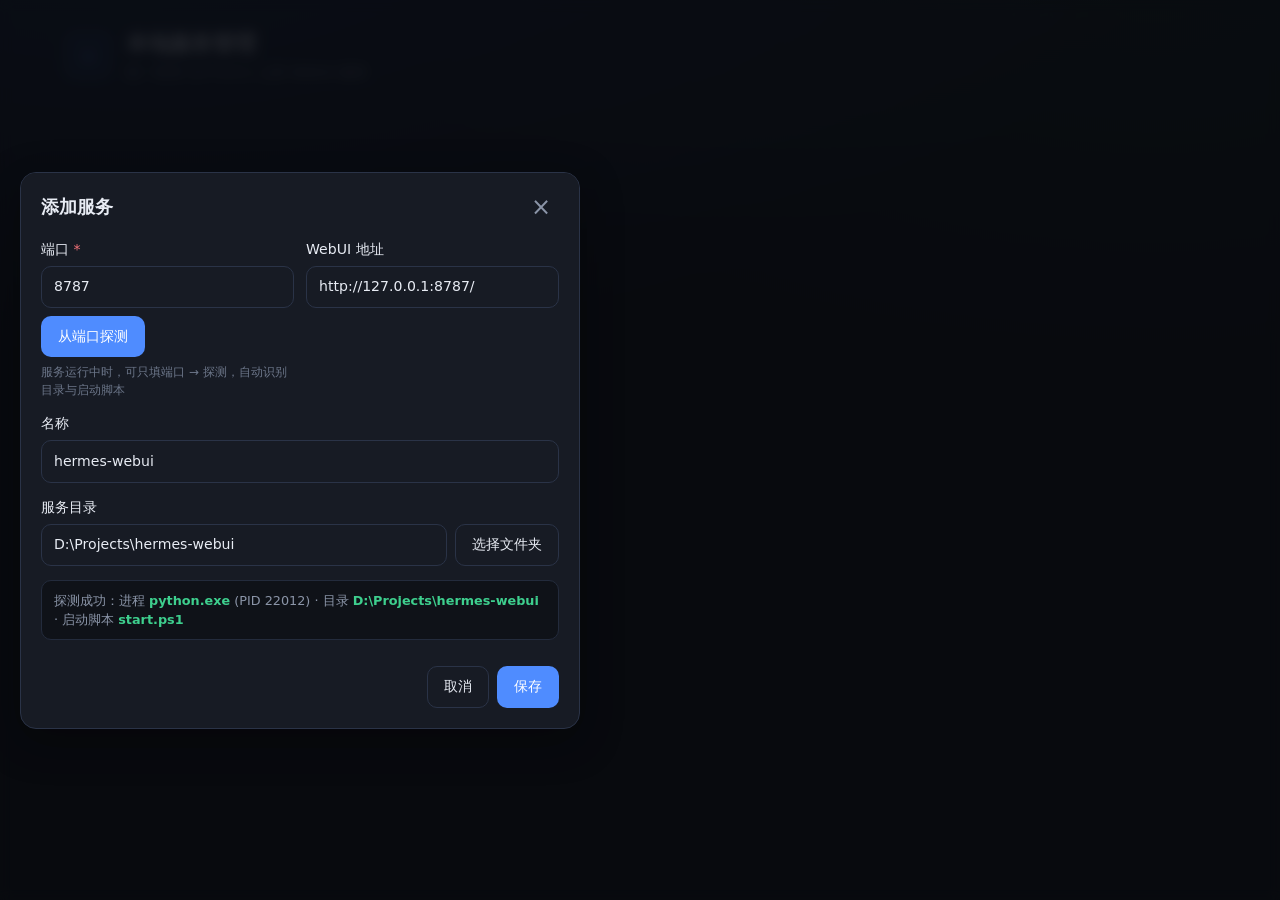
<file: docs/screenshots/demo-add.html>
<!DOCTYPE html>
<html lang="zh-CN" data-theme="dark">
<head>
  <meta charset="UTF-8" />
  <title>本地服务管理 - 添加服务</title>
  <link rel="stylesheet" href="/frontend/css/style.css" />
  <style>
    body { min-height: 100vh; }
    .modal-overlay { display: flex !important; position: fixed; inset: 0; }
    .modal-overlay[hidden] { display: flex !important; }
  </style>
</head>
<body>
  <div class="app" style="filter: blur(2px); opacity: 0.45; pointer-events: none;">
    <header class="header">
      <div class="header-left">
        <div class="logo"><span style="font-size:1.2rem">⌂</span></div>
        <div>
          <h1>本地服务管理</h1>
          <p class="subtitle">统一管理 127.0.0.1 上的 WebUI 服务</p>
        </div>
      </div>
    </header>
  </div>

  <div class="modal-overlay">
    <div class="modal" role="dialog">
      <div class="modal-header">
        <h2>添加服务</h2>
        <button type="button" class="icon-btn">×</button>
      </div>
      <div class="modal-body">
        <div class="row-2">
          <label class="field">
            <span>端口 <em>*</em></span>
            <div class="row">
              <input type="number" value="8787" readonly />
              <button type="button" class="btn btn-primary">从端口探测</button>
            </div>
            <small class="hint">服务运行中时，可只填端口 → 探测，自动识别目录与启动脚本</small>
          </label>
          <label class="field">
            <span>WebUI 地址</span>
            <input type="url" value="http://127.0.0.1:8787/" readonly />
          </label>
        </div>
        <label class="field">
          <span>名称</span>
          <input type="text" value="hermes-webui" readonly />
        </label>
        <label class="field">
          <span>服务目录</span>
          <div class="row">
            <input type="text" value="D:\Projects\hermes-webui" readonly />
            <button type="button" class="btn btn-ghost">选择文件夹</button>
          </div>
        </label>
        <div class="scan-result">
          探测成功：进程 <strong>python.exe</strong> (PID 22012) · 目录
          <strong>D:\Projects\hermes-webui</strong>
          · 启动脚本 <strong>start.ps1</strong>
        </div>
        <div class="modal-footer">
          <div class="spacer"></div>
          <button type="button" class="btn btn-ghost">取消</button>
          <button type="button" class="btn btn-primary">保存</button>
        </div>
      </div>
    </div>
  </div>
</body>
</html>
</file>
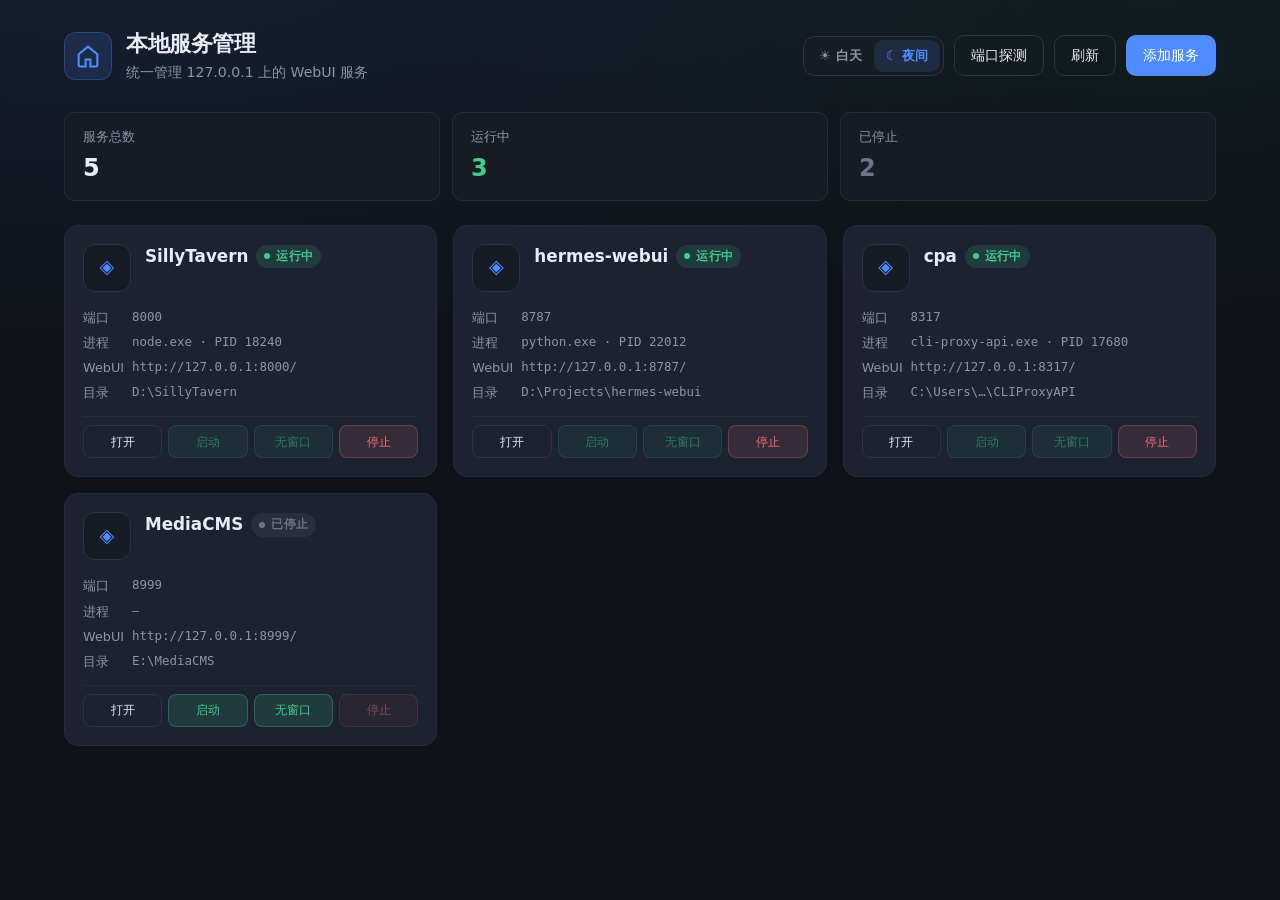
<file: docs/screenshots/demo-dashboard.html>
<!DOCTYPE html>
<html lang="zh-CN" data-theme="dark">
<head>
  <meta charset="UTF-8" />
  <meta name="viewport" content="width=device-width, initial-scale=1.0" />
  <title>本地服务管理 - 仪表盘</title>
  <link rel="stylesheet" href="/frontend/css/style.css" />
  <style>body { min-height: 100vh; } .app { padding-bottom: 40px; }</style>
</head>
<body>
  <div class="app">
    <header class="header">
      <div class="header-left">
        <div class="logo" aria-hidden="true">
          <svg viewBox="0 0 24 24" width="28" height="28" fill="none" stroke="currentColor" stroke-width="1.8">
            <path d="M4 10.5L12 4l8 6.5V20a1 1 0 0 1-1 1h-5v-6H10v6H5a1 1 0 0 1-1-1v-9.5z"/>
          </svg>
        </div>
        <div>
          <h1>本地服务管理</h1>
          <p class="subtitle">统一管理 127.0.0.1 上的 WebUI 服务</p>
        </div>
      </div>
      <div class="header-actions">
        <div class="theme-toggle">
          <button type="button">☀ 白天</button>
          <button type="button" class="active">☾ 夜间</button>
        </div>
        <button type="button" class="btn btn-ghost">端口探测</button>
        <button type="button" class="btn btn-ghost">刷新</button>
        <button type="button" class="btn btn-primary">添加服务</button>
      </div>
    </header>

    <section class="stats">
      <div class="stat-card">
        <span class="stat-label">服务总数</span>
        <span class="stat-value">5</span>
      </div>
      <div class="stat-card">
        <span class="stat-label">运行中</span>
        <span class="stat-value running">3</span>
      </div>
      <div class="stat-card">
        <span class="stat-label">已停止</span>
        <span class="stat-value stopped">2</span>
      </div>
    </section>

    <section class="grid">
      <article class="card">
        <div class="card-top">
          <div class="card-icon"><span class="default-icon">◈</span></div>
          <div class="card-meta">
            <div class="card-title-row">
              <h3 class="card-title">SillyTavern</h3>
              <span class="badge badge-running">运行中</span>
            </div>
          </div>
        </div>
        <div class="card-info">
          <div class="row-line"><span class="label">端口</span><span class="value">8000</span></div>
          <div class="row-line"><span class="label">进程</span><span class="value">node.exe · PID 18240</span></div>
          <div class="row-line"><span class="label">WebUI</span><span class="value">http://127.0.0.1:8000/</span></div>
          <div class="row-line"><span class="label">目录</span><span class="value">D:\SillyTavern</span></div>
        </div>
        <div class="card-actions">
          <button type="button" class="btn btn-sm btn-ghost">打开</button>
          <button type="button" class="btn btn-sm btn-success" disabled>启动</button>
          <button type="button" class="btn btn-sm btn-success" disabled>无窗口</button>
          <button type="button" class="btn btn-sm btn-danger">停止</button>
        </div>
      </article>
      <article class="card">
        <div class="card-top">
          <div class="card-icon"><span class="default-icon">◈</span></div>
          <div class="card-meta">
            <div class="card-title-row">
              <h3 class="card-title">hermes-webui</h3>
              <span class="badge badge-running">运行中</span>
            </div>
          </div>
        </div>
        <div class="card-info">
          <div class="row-line"><span class="label">端口</span><span class="value">8787</span></div>
          <div class="row-line"><span class="label">进程</span><span class="value">python.exe · PID 22012</span></div>
          <div class="row-line"><span class="label">WebUI</span><span class="value">http://127.0.0.1:8787/</span></div>
          <div class="row-line"><span class="label">目录</span><span class="value">D:\Projects\hermes-webui</span></div>
        </div>
        <div class="card-actions">
          <button type="button" class="btn btn-sm btn-ghost">打开</button>
          <button type="button" class="btn btn-sm btn-success" disabled>启动</button>
          <button type="button" class="btn btn-sm btn-success" disabled>无窗口</button>
          <button type="button" class="btn btn-sm btn-danger">停止</button>
        </div>
      </article>
      <article class="card">
        <div class="card-top">
          <div class="card-icon"><span class="default-icon">◈</span></div>
          <div class="card-meta">
            <div class="card-title-row">
              <h3 class="card-title">cpa</h3>
              <span class="badge badge-running">运行中</span>
            </div>
          </div>
        </div>
        <div class="card-info">
          <div class="row-line"><span class="label">端口</span><span class="value">8317</span></div>
          <div class="row-line"><span class="label">进程</span><span class="value">cli-proxy-api.exe · PID 17680</span></div>
          <div class="row-line"><span class="label">WebUI</span><span class="value">http://127.0.0.1:8317/</span></div>
          <div class="row-line"><span class="label">目录</span><span class="value">C:\Users\…\CLIProxyAPI</span></div>
        </div>
        <div class="card-actions">
          <button type="button" class="btn btn-sm btn-ghost">打开</button>
          <button type="button" class="btn btn-sm btn-success" disabled>启动</button>
          <button type="button" class="btn btn-sm btn-success" disabled>无窗口</button>
          <button type="button" class="btn btn-sm btn-danger">停止</button>
        </div>
      </article>
      <article class="card">
        <div class="card-top">
          <div class="card-icon"><span class="default-icon">◈</span></div>
          <div class="card-meta">
            <div class="card-title-row">
              <h3 class="card-title">MediaCMS</h3>
              <span class="badge badge-stopped">已停止</span>
            </div>
          </div>
        </div>
        <div class="card-info">
          <div class="row-line"><span class="label">端口</span><span class="value">8999</span></div>
          <div class="row-line"><span class="label">进程</span><span class="value">—</span></div>
          <div class="row-line"><span class="label">WebUI</span><span class="value">http://127.0.0.1:8999/</span></div>
          <div class="row-line"><span class="label">目录</span><span class="value">E:\MediaCMS</span></div>
        </div>
        <div class="card-actions">
          <button type="button" class="btn btn-sm btn-ghost">打开</button>
          <button type="button" class="btn btn-sm btn-success">启动</button>
          <button type="button" class="btn btn-sm btn-success">无窗口</button>
          <button type="button" class="btn btn-sm btn-danger" disabled>停止</button>
        </div>
      </article>
    </section>
  </div>
</body>
</html>
</file>
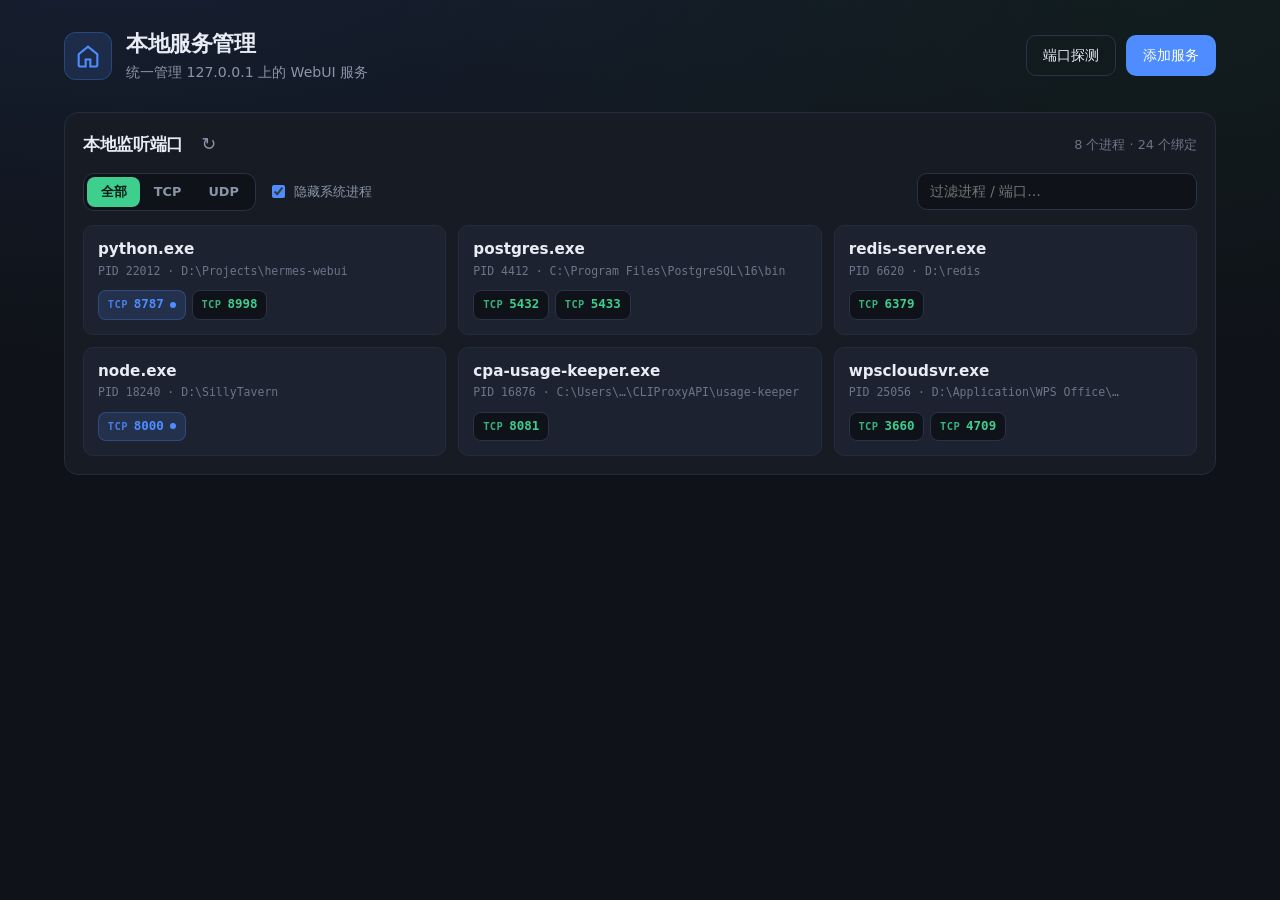
<file: docs/screenshots/demo-ports.html>
<!DOCTYPE html>
<html lang="zh-CN" data-theme="dark">
<head>
  <meta charset="UTF-8" />
  <title>本地服务管理 - 端口探测</title>
  <link rel="stylesheet" href="/frontend/css/style.css" />
  <style>body { min-height: 100vh; } .app { padding-bottom: 36px; }</style>
</head>
<body>
  <div class="app">
    <header class="header">
      <div class="header-left">
        <div class="logo">
          <svg viewBox="0 0 24 24" width="28" height="28" fill="none" stroke="currentColor" stroke-width="1.8">
            <path d="M4 10.5L12 4l8 6.5V20a1 1 0 0 1-1 1h-5v-6H10v6H5a1 1 0 0 1-1-1v-9.5z"/>
          </svg>
        </div>
        <div>
          <h1>本地服务管理</h1>
          <p class="subtitle">统一管理 127.0.0.1 上的 WebUI 服务</p>
        </div>
      </div>
      <div class="header-actions">
        <button type="button" class="btn btn-ghost">端口探测</button>
        <button type="button" class="btn btn-primary">添加服务</button>
      </div>
    </header>

    <section class="ports-panel">
      <div class="ports-header">
        <div class="ports-title-row">
          <h2>本地监听端口</h2>
          <button type="button" class="icon-btn ports-refresh">↻</button>
          <span class="ports-meta">8 个进程 · 24 个绑定</span>
        </div>
        <div class="ports-toolbar">
          <div class="ports-proto">
            <button type="button" class="ports-chip active">全部</button>
            <button type="button" class="ports-chip">TCP</button>
            <button type="button" class="ports-chip">UDP</button>
          </div>
          <label class="ports-hide-system">
            <input type="checkbox" checked /> 隐藏系统进程
          </label>
          <div class="ports-search-wrap">
            <input type="search" value="" placeholder="过滤进程 / 端口…" readonly />
          </div>
        </div>
      </div>
      <div class="ports-grid">
        <article class="ports-group">
          <div class="ports-group-head">
            <div style="min-width:0;flex:1">
              <h3 class="ports-group-name">python.exe</h3>
              <p class="ports-group-sub">PID 22012 · D:\Projects\hermes-webui</p>
            </div>
          </div>
          <div class="ports-bindings">
            <button type="button" class="binding-chip tcp managed"><span class="proto-tag">TCP</span><span>8787</span><span class="managed-dot"></span></button>
            <button type="button" class="binding-chip tcp"><span class="proto-tag">TCP</span><span>8998</span></button>
          </div>
        </article>
        <article class="ports-group">
          <div class="ports-group-head">
            <div style="min-width:0;flex:1">
              <h3 class="ports-group-name">postgres.exe</h3>
              <p class="ports-group-sub">PID 4412 · C:\Program Files\PostgreSQL\16\bin</p>
            </div>
          </div>
          <div class="ports-bindings">
            <button type="button" class="binding-chip tcp"><span class="proto-tag">TCP</span><span>5432</span></button>
            <button type="button" class="binding-chip tcp"><span class="proto-tag">TCP</span><span>5433</span></button>
          </div>
        </article>
        <article class="ports-group">
          <div class="ports-group-head">
            <div style="min-width:0;flex:1">
              <h3 class="ports-group-name">redis-server.exe</h3>
              <p class="ports-group-sub">PID 6620 · D:\redis</p>
            </div>
          </div>
          <div class="ports-bindings">
            <button type="button" class="binding-chip tcp"><span class="proto-tag">TCP</span><span>6379</span></button>
          </div>
        </article>
        <article class="ports-group">
          <div class="ports-group-head">
            <div style="min-width:0;flex:1">
              <h3 class="ports-group-name">node.exe</h3>
              <p class="ports-group-sub">PID 18240 · D:\SillyTavern</p>
            </div>
          </div>
          <div class="ports-bindings">
            <button type="button" class="binding-chip tcp managed"><span class="proto-tag">TCP</span><span>8000</span><span class="managed-dot"></span></button>
          </div>
        </article>
        <article class="ports-group">
          <div class="ports-group-head">
            <div style="min-width:0;flex:1">
              <h3 class="ports-group-name">cpa-usage-keeper.exe</h3>
              <p class="ports-group-sub">PID 16876 · C:\Users\…\CLIProxyAPI\usage-keeper</p>
            </div>
          </div>
          <div class="ports-bindings">
            <button type="button" class="binding-chip tcp"><span class="proto-tag">TCP</span><span>8081</span></button>
          </div>
        </article>
        <article class="ports-group">
          <div class="ports-group-head">
            <div style="min-width:0;flex:1">
              <h3 class="ports-group-name">wpscloudsvr.exe</h3>
              <p class="ports-group-sub">PID 25056 · D:\Application\WPS Office\…</p>
            </div>
          </div>
          <div class="ports-bindings">
            <button type="button" class="binding-chip tcp"><span class="proto-tag">TCP</span><span>3660</span></button>
            <button type="button" class="binding-chip tcp"><span class="proto-tag">TCP</span><span>4709</span></button>
          </div>
        </article>
      </div>
    </section>
  </div>
</body>
</html>
</file>
<file: frontend/css/style.css>
/* ========== Theme tokens ========== */
:root,
html[data-theme="dark"] {
  color-scheme: dark;
  --bg: #0f1218;
  --bg-elevated: #171b24;
  --bg-card: #1c2230;
  --bg-card-hover: #222a3a;
  --border: #2a3347;
  --border-soft: #232b3c;
  --text: #e8ecf4;
  --text-muted: #8b95a8;
  --text-dim: #6b7588;
  --primary: #4f8cff;
  --primary-hover: #6aa0ff;
  --primary-soft: rgba(79, 140, 255, 0.14);
  --primary-border: rgba(79, 140, 255, 0.28);
  --success: #3ecf8e;
  --success-soft: rgba(62, 207, 142, 0.14);
  --success-border: rgba(62, 207, 142, 0.3);
  --danger: #f07178;
  --danger-soft: rgba(240, 113, 120, 0.12);
  --danger-border: rgba(240, 113, 120, 0.28);
  --warning: #e6b450;
  --shadow: 0 12px 40px rgba(0, 0, 0, 0.35);
  --modal-scrim: rgba(6, 8, 12, 0.72);
  --glow-a: rgba(79, 140, 255, 0.12);
  --glow-b: rgba(62, 207, 142, 0.06);
  --badge-stopped-bg: rgba(107, 117, 136, 0.15);
  --input-readonly-bg: #171b24;
  --radius: 14px;
  --radius-sm: 10px;
  --font: "Segoe UI", "PingFang SC", "Microsoft YaHei", system-ui, sans-serif;
  --transition-theme: background-color 0.25s ease, color 0.25s ease, border-color 0.25s ease, box-shadow 0.25s ease;
}

html[data-theme="light"] {
  color-scheme: light;
  --bg: #f3f5f9;
  --bg-elevated: #ffffff;
  --bg-card: #ffffff;
  --bg-card-hover: #f8fafc;
  --border: #d5dbe8;
  --border-soft: #e4e9f2;
  --text: #1a2333;
  --text-muted: #5b667a;
  --text-dim: #8892a4;
  --primary: #2f6fed;
  --primary-hover: #1f5cd6;
  --primary-soft: rgba(47, 111, 237, 0.1);
  --primary-border: rgba(47, 111, 237, 0.28);
  --success: #0f9f6e;
  --success-soft: rgba(15, 159, 110, 0.1);
  --success-border: rgba(15, 159, 110, 0.28);
  --danger: #d64550;
  --danger-soft: rgba(214, 69, 80, 0.1);
  --danger-border: rgba(214, 69, 80, 0.28);
  --warning: #c48a12;
  --shadow: 0 10px 30px rgba(30, 45, 80, 0.1);
  --modal-scrim: rgba(24, 32, 48, 0.45);
  --glow-a: rgba(47, 111, 237, 0.1);
  --glow-b: rgba(15, 159, 110, 0.06);
  --badge-stopped-bg: rgba(136, 146, 164, 0.14);
  --input-readonly-bg: #f0f3f8;
}

*,
*::before,
*::after {
  box-sizing: border-box;
}

html, body {
  margin: 0;
  padding: 0;
  min-height: 100%;
  font-family: var(--font);
  background: var(--bg);
  color: var(--text);
  line-height: 1.5;
  transition: var(--transition-theme);
}

body {
  background-image:
    radial-gradient(ellipse 80% 50% at 10% -10%, var(--glow-a), transparent),
    radial-gradient(ellipse 60% 40% at 90% 0%, var(--glow-b), transparent);
  background-attachment: fixed;
}

/* Frameless main-window title bar */
.main-titlebar {
  position: sticky;
  top: 0;
  z-index: 40;
  display: flex;
  align-items: center;
  justify-content: space-between;
  min-height: 44px;
  padding: 0 10px 0 16px;
  background: color-mix(in srgb, var(--bg-elevated) 94%, var(--primary-soft));
  border-bottom: 1px solid var(--border);
  color: var(--text);
  user-select: none;
  -webkit-app-region: drag;
}

/* On macOS use the native title bar, so hide the custom HTML one. */
.platform-mac .main-titlebar {
  display: none;
}

.main-titlebar-brand {
  display: flex;
  align-items: center;
  gap: 9px;
  min-width: 0;
  font-size: 0.82rem;
  font-weight: 650;
  letter-spacing: -0.01em;
}

.main-titlebar-icon {
  width: 20px;
  height: 20px;
  display: block;
  border-radius: 5px;
  flex: 0 0 auto;
}

.main-titlebar-actions {
  display: flex;
  align-items: center;
  gap: 3px;
  -webkit-app-region: no-drag;
}

.main-titlebar-btn {
  width: 32px;
  height: 30px;
  display: grid;
  place-items: center;
  padding: 0;
  border: 0;
  border-radius: 7px;
  background: transparent;
  color: var(--text-muted);
  cursor: pointer;
  transition: background 0.15s ease, color 0.15s ease;
}

.main-titlebar-btn:hover {
  background: var(--bg-card-hover);
  color: var(--text);
}

.main-titlebar-btn:focus-visible {
  outline: 2px solid var(--primary);
  outline-offset: -2px;
}

.main-titlebar-close:hover {
  background: var(--danger);
  color: #fff;
}

button, input, select {
  font: inherit;
  color: inherit;
}

.app {
  max-width: 1200px;
  margin: 0 auto;
  padding: 28px 24px 64px;
}

/* Header */
.header {
  display: flex;
  align-items: center;
  justify-content: space-between;
  gap: 16px;
  margin-bottom: 28px;
  flex-wrap: wrap;
}

.header-left {
  display: flex;
  align-items: center;
  gap: 14px;
}

.logo {
  width: 48px;
  height: 48px;
  border-radius: 12px;
  display: grid;
  place-items: center;
  background: var(--primary-soft);
  color: var(--primary);
  border: 1px solid var(--primary-border);
  transition: var(--transition-theme);
}

.header h1 {
  margin: 0;
  font-size: 1.35rem;
  font-weight: 650;
  letter-spacing: -0.02em;
}

.subtitle {
  margin: 2px 0 0;
  color: var(--text-muted);
  font-size: 0.88rem;
}

.header-actions {
  display: flex;
  gap: 10px;
  align-items: center;
  flex-wrap: wrap;
}

/* Persistent data location */
.storage-strip {
  display: flex;
  align-items: center;
  gap: 14px;
  margin: -8px 0 24px;
  padding: 13px 16px;
  background: color-mix(in srgb, var(--bg-elevated) 88%, var(--primary-soft));
  border: 1px solid var(--border-soft);
  border-radius: var(--radius-sm);
  transition: var(--transition-theme);
}

.storage-icon {
  width: 38px;
  height: 38px;
  display: grid;
  place-items: center;
  flex: 0 0 auto;
  border-radius: 11px;
  color: var(--primary);
  background: var(--primary-soft);
  border: 1px solid var(--primary-border);
}

.storage-icon svg {
  width: 20px;
  height: 20px;
}

.storage-content {
  min-width: 0;
  flex: 1;
}

.storage-heading {
  display: flex;
  align-items: center;
  gap: 9px;
  margin-bottom: 2px;
}

.storage-heading h2 {
  margin: 0;
  font-size: 0.88rem;
  font-weight: 650;
}

.storage-status {
  color: var(--success);
  font-size: 0.72rem;
  font-weight: 650;
}

.storage-path {
  display: block;
  max-width: 100%;
  overflow: hidden;
  color: var(--text-muted);
  font-family: ui-monospace, "Cascadia Code", Consolas, monospace;
  font-size: 0.78rem;
  text-overflow: ellipsis;
  white-space: nowrap;
}

.storage-content p {
  margin: 3px 0 0;
  color: var(--text-dim);
  font-size: 0.75rem;
}

.storage-actions {
  display: flex;
  flex: 0 0 auto;
  gap: 6px;
}

.storage-default-hint {
  color: var(--text-dim);
  font-size: 0.78rem;
  line-height: 1.5;
  overflow-wrap: anywhere;
}

/* Theme toggle */
.theme-toggle {
  display: inline-flex;
  align-items: center;
  gap: 0;
  padding: 3px;
  border-radius: 12px;
  border: 1px solid var(--border);
  background: var(--bg-elevated);
}

.theme-toggle button {
  border: none;
  background: transparent;
  color: var(--text-muted);
  border-radius: 9px;
  padding: 0.4rem 0.75rem;
  cursor: pointer;
  font-size: 0.82rem;
  font-weight: 600;
  display: inline-flex;
  align-items: center;
  gap: 6px;
  transition: background 0.15s, color 0.15s;
}

.theme-toggle button:hover {
  color: var(--text);
}

.theme-toggle button.active {
  background: var(--primary-soft);
  color: var(--primary);
}

.theme-toggle .icon {
  font-size: 0.95rem;
  line-height: 1;
}

/* Buttons */
.btn {
  border: 1px solid transparent;
  border-radius: 10px;
  padding: 0.55rem 1rem;
  cursor: pointer;
  font-weight: 550;
  font-size: 0.9rem;
  transition: background 0.15s, border-color 0.15s, transform 0.1s, opacity 0.15s, color 0.15s;
  white-space: nowrap;
}

.btn:active {
  transform: scale(0.98);
}

.btn:disabled {
  opacity: 0.5;
  cursor: not-allowed;
}

.btn-primary {
  background: var(--primary);
  color: #fff;
}

.btn-primary:hover:not(:disabled) {
  background: var(--primary-hover);
}

.btn-ghost {
  background: transparent;
  border-color: var(--border);
  color: var(--text);
}

.btn-ghost:hover:not(:disabled) {
  background: var(--bg-elevated);
  border-color: var(--border);
}

.btn-success {
  background: var(--success-soft);
  color: var(--success);
  border-color: var(--success-border);
}

.btn-success:hover:not(:disabled) {
  filter: brightness(1.05);
}

.btn-danger {
  background: var(--danger-soft);
  color: var(--danger);
  border-color: var(--danger-border);
}

.btn-danger:hover:not(:disabled) {
  filter: brightness(1.05);
}

.btn-sm {
  padding: 0.38rem 0.55rem;
  font-size: 0.78rem;
  border-radius: 8px;
}

.icon-btn {
  background: transparent;
  border: none;
  color: var(--text-muted);
  font-size: 1.5rem;
  line-height: 1;
  cursor: pointer;
  padding: 4px 8px;
  border-radius: 8px;
}

.icon-btn:hover {
  background: var(--bg-elevated);
  color: var(--text);
}

/* Stats */
.stats {
  display: grid;
  grid-template-columns: repeat(3, 1fr);
  gap: 12px;
  margin-bottom: 24px;
}

.stat-card {
  background: var(--bg-elevated);
  border: 1px solid var(--border-soft);
  border-radius: var(--radius-sm);
  padding: 14px 18px;
  display: flex;
  flex-direction: column;
  gap: 4px;
  transition: var(--transition-theme);
}

.stat-label {
  color: var(--text-muted);
  font-size: 0.8rem;
}

.stat-value {
  font-size: 1.5rem;
  font-weight: 700;
  letter-spacing: -0.03em;
}

.stat-value.running { color: var(--success); }
.stat-value.stopped { color: var(--text-dim); }

/* Grid */
.grid {
  display: grid;
  grid-template-columns: repeat(auto-fill, minmax(320px, 1fr));
  gap: 16px;
}

.card {
  position: relative;
  background: var(--bg-card);
  border: 1px solid var(--border-soft);
  border-radius: var(--radius);
  padding: 18px;
  display: flex;
  flex-direction: column;
  gap: 14px;
  transition: border-color 0.15s, background 0.15s, box-shadow 0.15s;
}

.card:hover {
  background: var(--bg-card-hover);
  border-color: var(--border);
  box-shadow: var(--shadow);
}

/* Edit control — top-right corner */
.card-edit {
  position: absolute;
  top: 10px;
  right: 10px;
  z-index: 2;
  width: 32px;
  height: 32px;
  border-radius: 9px;
  border: 1px solid var(--border-soft);
  background: var(--bg-elevated);
  color: var(--text-muted);
  display: grid;
  place-items: center;
  cursor: pointer;
  padding: 0;
  transition: background 0.15s, color 0.15s, border-color 0.15s;
}

.card-edit:hover {
  color: var(--primary);
  border-color: var(--primary-border);
  background: var(--primary-soft);
}

.card-edit svg {
  width: 15px;
  height: 15px;
  display: block;
}

.card-top {
  display: flex;
  gap: 14px;
  align-items: flex-start;
  padding-right: 36px; /* room for edit button */
}

.card-icon {
  width: 48px;
  height: 48px;
  border-radius: 12px;
  background: var(--bg-elevated);
  border: 1px solid var(--border);
  display: grid;
  place-items: center;
  overflow: hidden;
  flex-shrink: 0;
  cursor: pointer;
  transition: var(--transition-theme);
}

.card-icon img {
  width: 100%;
  height: 100%;
  object-fit: contain;
}

.card-icon .default-icon {
  color: var(--primary);
  font-size: 1.2rem;
}

.card-meta {
  min-width: 0;
  flex: 1;
}

.card-title-row {
  display: flex;
  align-items: center;
  gap: 8px;
  flex-wrap: wrap;
}

.card-title {
  margin: 0;
  font-size: 1.05rem;
  font-weight: 650;
  overflow: hidden;
  text-overflow: ellipsis;
  white-space: nowrap;
  max-width: 100%;
}

.badge {
  display: inline-flex;
  align-items: center;
  gap: 6px;
  font-size: 0.72rem;
  font-weight: 600;
  padding: 3px 8px;
  border-radius: 999px;
  letter-spacing: 0.02em;
}

.badge::before {
  content: "";
  width: 6px;
  height: 6px;
  border-radius: 50%;
  background: currentColor;
}

.badge-running {
  color: var(--success);
  background: var(--success-soft);
}

.badge-stopped {
  color: var(--text-dim);
  background: var(--badge-stopped-bg);
}

.card-notes {
  margin: 4px 0 0;
  color: var(--text-muted);
  font-size: 0.85rem;
  overflow: hidden;
  text-overflow: ellipsis;
  white-space: nowrap;
}

.card-info {
  display: flex;
  flex-direction: column;
  gap: 6px;
  font-size: 0.8rem;
  color: var(--text-dim);
  padding-top: 2px;
}

.card-info .row-line {
  display: flex;
  gap: 8px;
  min-width: 0;
}

.card-info .label {
  flex-shrink: 0;
  color: var(--text-muted);
  width: 3.2em;
}

.card-info .value {
  overflow: hidden;
  text-overflow: ellipsis;
  white-space: nowrap;
  color: var(--text-muted);
  font-family: ui-monospace, "Cascadia Code", Consolas, monospace;
  font-size: 0.78rem;
}

/* Single-row actions */
.card-actions {
  display: flex;
  flex-wrap: nowrap;
  gap: 6px;
  padding-top: 8px;
  border-top: 1px solid var(--border-soft);
  margin-top: auto;
}

.card-actions .btn {
  flex: 1 1 0;
  min-width: 0;
  padding-left: 0.35rem;
  padding-right: 0.35rem;
  text-align: center;
}

/* Empty */
.empty {
  text-align: center;
  padding: 64px 24px;
  color: var(--text-muted);
  background: var(--bg-elevated);
  border: 1px dashed var(--border);
  border-radius: var(--radius);
  transition: var(--transition-theme);
}

.empty-icon {
  font-size: 2.5rem;
  opacity: 0.5;
  margin-bottom: 8px;
}

.empty h2 {
  margin: 0 0 8px;
  color: var(--text);
  font-size: 1.2rem;
}

.empty p {
  margin: 0 0 20px;
}

/* Modal */
.modal-overlay {
  position: fixed;
  inset: 0;
  background: var(--modal-scrim);
  backdrop-filter: blur(6px);
  display: grid;
  place-items: center;
  padding: 20px;
  z-index: 100;
}

.modal-overlay[hidden] {
  display: none;
}

.modal {
  width: min(560px, 100%);
  max-height: min(90vh, 800px);
  overflow: auto;
  background: var(--bg-elevated);
  border: 1px solid var(--border);
  border-radius: 16px;
  box-shadow: var(--shadow);
  transition: var(--transition-theme);
}

.storage-modal {
  width: min(640px, 100%);
}

.modal-header {
  display: flex;
  align-items: center;
  justify-content: space-between;
  padding: 18px 20px 8px;
  position: sticky;
  top: 0;
  background: var(--bg-elevated);
  z-index: 1;
}

.modal-header h2 {
  margin: 0;
  font-size: 1.15rem;
}

.modal-body {
  padding: 8px 20px 20px;
  display: flex;
  flex-direction: column;
  gap: 14px;
}

.field {
  display: flex;
  flex-direction: column;
  gap: 6px;
  font-size: 0.88rem;
}

.field span em {
  color: var(--danger);
  font-style: normal;
}

.field input,
.field select {
  background: var(--bg);
  border: 1px solid var(--border);
  border-radius: 10px;
  padding: 0.6rem 0.75rem;
  outline: none;
  transition: border-color 0.15s, background 0.15s;
}

.field input:focus,
.field select:focus {
  border-color: var(--primary);
}

.hint {
  color: var(--text-dim);
  font-size: 0.75rem;
}

.row {
  display: flex;
  gap: 8px;
  flex-wrap: wrap;
  align-items: stretch;
}

.row input {
  flex: 1 1 160px;
  min-width: 0;
}

.row .btn {
  flex: 0 0 auto;
}

input[readonly] {
  cursor: pointer;
  background: var(--input-readonly-bg);
}

.row-2 {
  display: grid;
  grid-template-columns: 1fr 1fr;
  gap: 12px;
}

.modal-footer {
  display: flex;
  align-items: center;
  gap: 8px;
  padding-top: 8px;
  margin-top: 4px;
}

.spacer {
  flex: 1;
}

.scan-result {
  font-size: 0.8rem;
  color: var(--text-muted);
  background: var(--bg);
  border: 1px solid var(--border-soft);
  border-radius: 10px;
  padding: 10px 12px;
}

.scan-result strong {
  color: var(--success);
}

/* ========== Local ports explorer ========== */
.ports-panel {
  margin: 0 0 28px;
  padding: 16px 18px 18px;
  background: var(--bg-elevated);
  border: 1px solid var(--border-soft);
  border-radius: var(--radius);
  box-shadow: 0 1px 0 rgba(255, 255, 255, 0.02) inset;
  transition: var(--transition-theme);
}

.ports-header {
  display: flex;
  flex-direction: column;
  gap: 12px;
  margin-bottom: 14px;
}

.ports-title-row {
  display: flex;
  align-items: center;
  gap: 10px;
  flex-wrap: wrap;
}

.ports-title-row h2 {
  margin: 0;
  font-size: 1.05rem;
  font-weight: 650;
  letter-spacing: -0.02em;
}

.ports-refresh {
  width: 32px;
  height: 32px;
  font-size: 1.1rem;
  line-height: 1;
  color: var(--text-muted);
}

.ports-refresh:hover {
  color: var(--primary);
}

.ports-meta {
  color: var(--text-dim);
  font-size: 0.8rem;
  margin-left: auto;
}

.ports-toolbar {
  display: flex;
  align-items: center;
  gap: 12px;
  flex-wrap: wrap;
}

.ports-proto {
  display: inline-flex;
  gap: 0;
  padding: 3px;
  border-radius: 11px;
  border: 1px solid var(--border);
  background: var(--bg);
}

.ports-chip {
  border: none;
  background: transparent;
  color: var(--text-muted);
  border-radius: 8px;
  padding: 0.35rem 0.85rem;
  cursor: pointer;
  font-size: 0.8rem;
  font-weight: 650;
  transition: background 0.15s, color 0.15s;
}

.ports-chip:hover {
  color: var(--text);
}

.ports-chip.active {
  background: #3ecf8e;
  color: #0b1a14;
}

html[data-theme="light"] .ports-chip.active {
  background: #0f9f6e;
  color: #fff;
}

.ports-hide-system {
  display: inline-flex;
  align-items: center;
  gap: 6px;
  color: var(--text-muted);
  font-size: 0.8rem;
  cursor: pointer;
  user-select: none;
}

.ports-hide-system input {
  accent-color: var(--primary);
}

.ports-search-wrap {
  margin-left: auto;
  min-width: 180px;
  flex: 1 1 200px;
  max-width: 280px;
}

.ports-search-wrap input {
  width: 100%;
  border: 1px solid var(--border);
  border-radius: 10px;
  background: var(--bg);
  padding: 0.45rem 0.75rem;
  font-size: 0.85rem;
  outline: none;
  transition: border-color 0.15s;
}

.ports-search-wrap input:focus {
  border-color: var(--primary-border);
}

.ports-placeholder {
  text-align: center;
  padding: 28px 16px 20px;
  color: var(--text-muted);
}

.ports-placeholder p {
  margin: 0 0 14px;
  font-size: 0.9rem;
  max-width: 420px;
  margin-inline: auto;
  line-height: 1.55;
}

.ports-grid {
  display: grid;
  grid-template-columns: repeat(auto-fill, minmax(280px, 1fr));
  gap: 12px;
}

.ports-group {
  background: var(--bg-card);
  border: 1px solid var(--border-soft);
  border-radius: var(--radius-sm);
  padding: 12px 14px 14px;
  display: flex;
  flex-direction: column;
  gap: 10px;
  min-height: 0;
  transition: border-color 0.15s, background 0.15s;
}

.ports-group:hover {
  border-color: var(--border);
  background: var(--bg-card-hover);
}

.ports-group-head {
  display: flex;
  align-items: flex-start;
  justify-content: space-between;
  gap: 8px;
}

.ports-group-name {
  margin: 0;
  font-size: 0.95rem;
  font-weight: 650;
  word-break: break-all;
}

.ports-group-sub {
  margin: 2px 0 0;
  font-size: 0.72rem;
  color: var(--text-dim);
  font-family: ui-monospace, "Cascadia Code", Consolas, monospace;
  overflow: hidden;
  text-overflow: ellipsis;
  white-space: nowrap;
  max-width: 100%;
}

.ports-group-sub[title] {
  cursor: default;
}

.ports-bindings {
  display: flex;
  flex-wrap: wrap;
  gap: 6px;
}

.binding-chip {
  display: inline-flex;
  align-items: center;
  gap: 6px;
  border: 1px solid var(--border);
  border-radius: 8px;
  background: var(--bg);
  padding: 0.28rem 0.55rem;
  font-size: 0.78rem;
  font-weight: 600;
  font-family: ui-monospace, "Cascadia Code", Consolas, monospace;
  color: var(--success);
  cursor: pointer;
  transition: border-color 0.12s, background 0.12s, transform 0.08s;
}

.binding-chip:hover {
  border-color: var(--success-border);
  background: var(--success-soft);
  transform: translateY(-1px);
}

.binding-chip.tcp {
  color: var(--success);
}

.binding-chip.udp {
  color: var(--warning);
  border-color: color-mix(in srgb, var(--warning) 35%, var(--border));
}

.binding-chip.udp:hover {
  border-color: color-mix(in srgb, var(--warning) 55%, transparent);
  background: color-mix(in srgb, var(--warning) 12%, transparent);
}

.binding-chip.managed {
  color: var(--primary);
  border-color: var(--primary-border);
  background: var(--primary-soft);
}

.binding-chip .proto-tag {
  font-size: 0.65rem;
  font-weight: 750;
  letter-spacing: 0.04em;
  opacity: 0.85;
}

.binding-chip .managed-dot {
  width: 6px;
  height: 6px;
  border-radius: 50%;
  background: var(--primary);
}

.ports-empty-filter {
  grid-column: 1 / -1;
  text-align: center;
  color: var(--text-dim);
  font-size: 0.88rem;
  padding: 20px;
}

/* Toast */
.toast-host {
  position: fixed;
  bottom: 24px;
  right: 24px;
  display: flex;
  flex-direction: column;
  gap: 8px;
  z-index: 200;
  pointer-events: none;
}

.toast {
  pointer-events: auto;
  background: var(--bg-card);
  border: 1px solid var(--border);
  color: var(--text);
  padding: 12px 16px;
  border-radius: 10px;
  box-shadow: var(--shadow);
  font-size: 0.88rem;
  max-width: 360px;
  animation: toast-in 0.2s ease;
}

.toast.error {
  border-color: var(--danger-border);
}

.toast.success {
  border-color: var(--success-border);
}

@keyframes toast-in {
  from {
    opacity: 0;
    transform: translateY(8px);
  }
  to {
    opacity: 1;
    transform: translateY(0);
  }
}

@media (max-width: 640px) {
  .stats {
    grid-template-columns: 1fr;
  }

  .row-2 {
    grid-template-columns: 1fr;
  }

  .app {
    padding: 18px 14px 48px;
  }

  .storage-strip {
    align-items: flex-start;
    flex-wrap: wrap;
    margin-top: -4px;
  }

  .storage-content {
    flex-basis: calc(100% - 52px);
  }

  .storage-actions {
    width: 100%;
    margin-left: 52px;
  }

  .storage-actions .btn {
    flex: 1;
  }

  .card-actions .btn {
    font-size: 0.72rem;
  }
}
</file>
